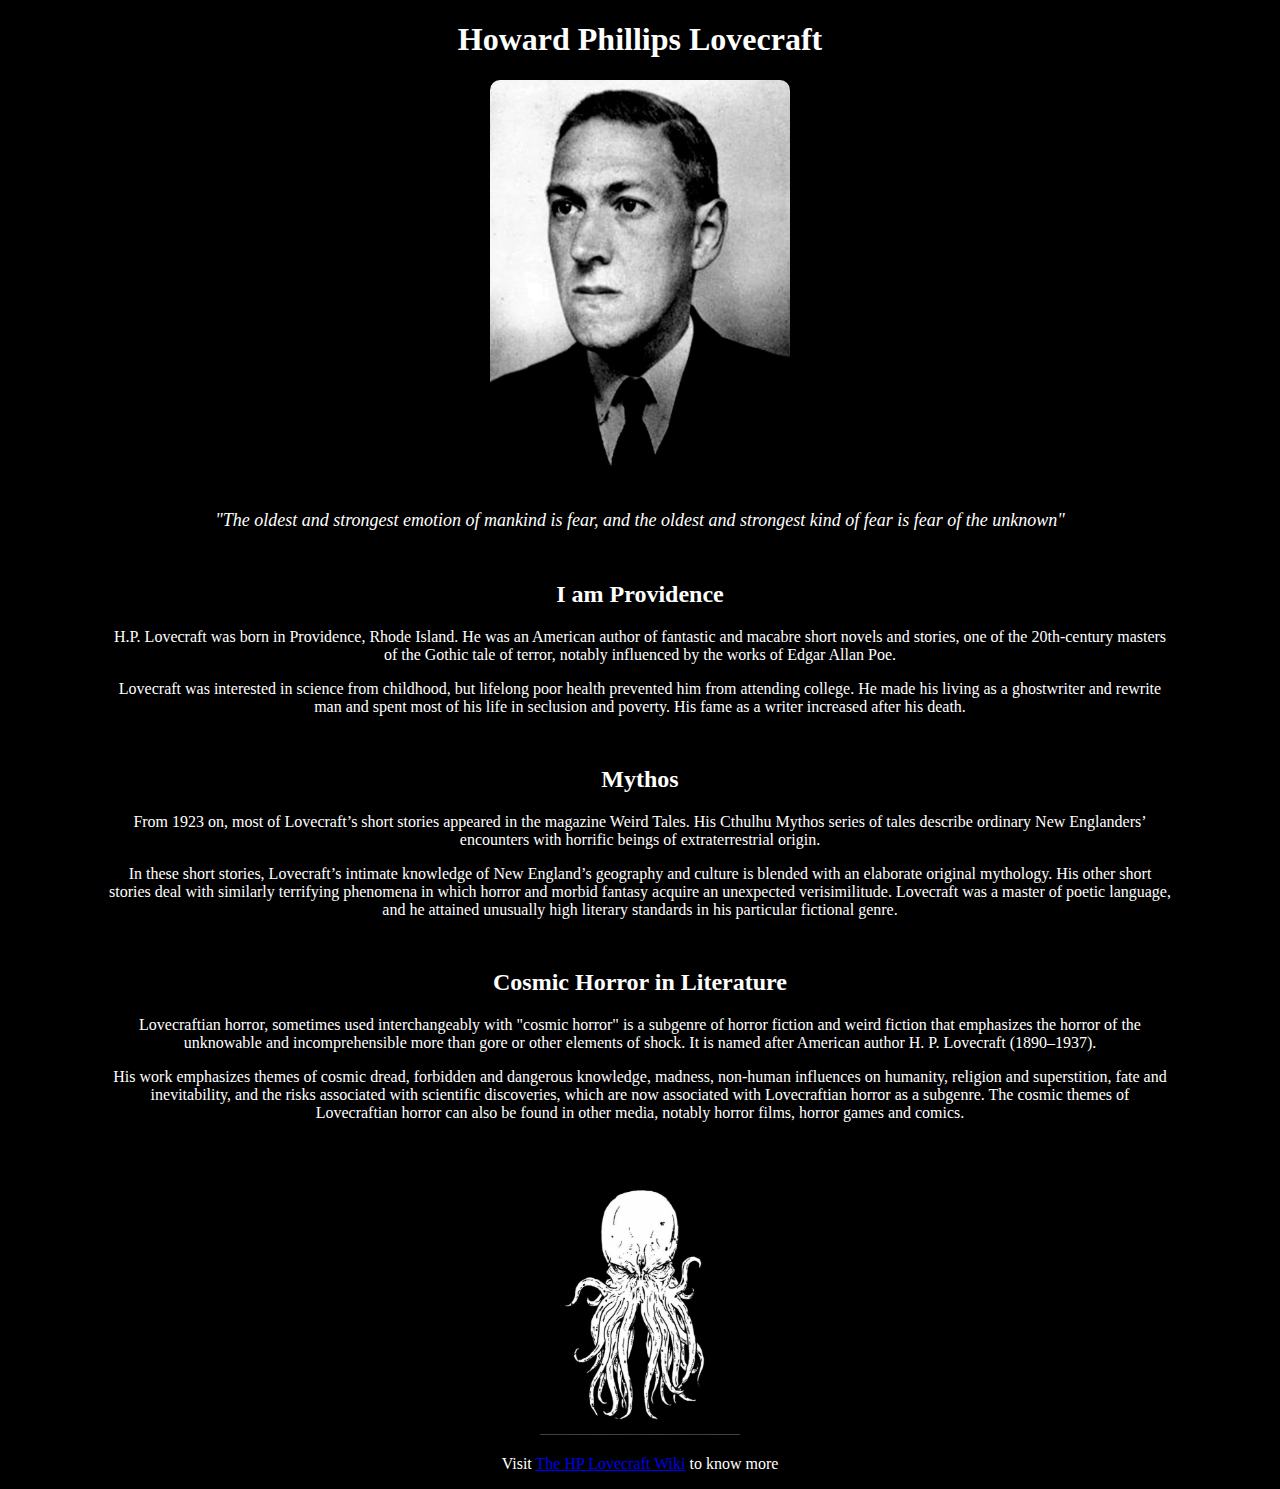
<file: index.html>
<!DOCTYPE html>
<html lang="en">
  <head>
    <meta charset="UTF-8" />
    <meta http-equiv="X-UA-Compatible" content="IE=edge" />
    <meta name="viewport" content="width=device-width, initial-scale=1.0" />
    <title>Howard Phillips Lovecraft</title>
    <link rel="stylesheet" href="./css/main.css">
  </head>
  <body>
    <header>
      <h1>Howard Phillips Lovecraft</h1>
      <img src="./images/lovecraft.jpg" id="header-image"/>
      <p id="quote">
        "The oldest and strongest emotion of mankind is fear, and the oldest and
        strongest kind of fear is fear of the unknown"
      </p>
    </header>
    <section id="bio">
      <h2 class="section-header">I am Providence</h2>
      <p>
        H.P. Lovecraft was born in Providence, Rhode Island. He was an American
        author of fantastic and macabre short novels and stories, one of the
        20th-century masters of the Gothic tale of terror, notably influenced by
        the works of Edgar Allan Poe.
      </p>
      <p>
        Lovecraft was interested in science from childhood, but lifelong poor
        health prevented him from attending college. He made his living as a
        ghostwriter and rewrite man and spent most of his life in seclusion and
        poverty. His fame as a writer increased after his death.
      </p>
    </section>
    <section id="mythos">
      <h2 class="section-header">Mythos</h2>
      <p>
        From 1923 on, most of Lovecraft’s short stories appeared in the magazine
        Weird Tales. His Cthulhu Mythos series of tales describe ordinary New
        Englanders’ encounters with horrific beings of extraterrestrial origin.
      </p>
      <p>
        In these short stories, Lovecraft’s intimate knowledge of New England’s
        geography and culture is blended with an elaborate original mythology.
        His other short stories deal with similarly terrifying phenomena in
        which horror and morbid fantasy acquire an unexpected verisimilitude.
        Lovecraft was a master of poetic language, and he attained unusually
        high literary standards in his particular fictional genre.
      </p>
    </section>
    <section id="legacy">
      <h2 class="section-header">Cosmic Horror in Literature</h2>
      <p>
        Lovecraftian horror, sometimes used interchangeably with "cosmic horror"
        is a subgenre of horror fiction and weird fiction that emphasizes the
        horror of the unknowable and incomprehensible more than gore or other
        elements of shock. It is named after American author H. P. Lovecraft
        (1890–1937).
      </p>
      <p>
        His work emphasizes themes of cosmic dread, forbidden and dangerous
        knowledge, madness, non-human influences on humanity, religion and
        superstition, fate and inevitability, and the risks associated with
        scientific discoveries, which are now associated with Lovecraftian
        horror as a subgenre. The cosmic themes of Lovecraftian horror can also
        be found in other media, notably horror films, horror games and comics.
      </p>
    </section>
    <footer>
        <img src="./images/footer.jpg" alt="Footer Image" id="footer-image">
        <p>Visit <a href="https://lovecraft.fandom.com/wiki/Main_Page">The HP Lovecraft Wiki</a> to know more</p>
    </footer>
  </body>
</html>
</file>
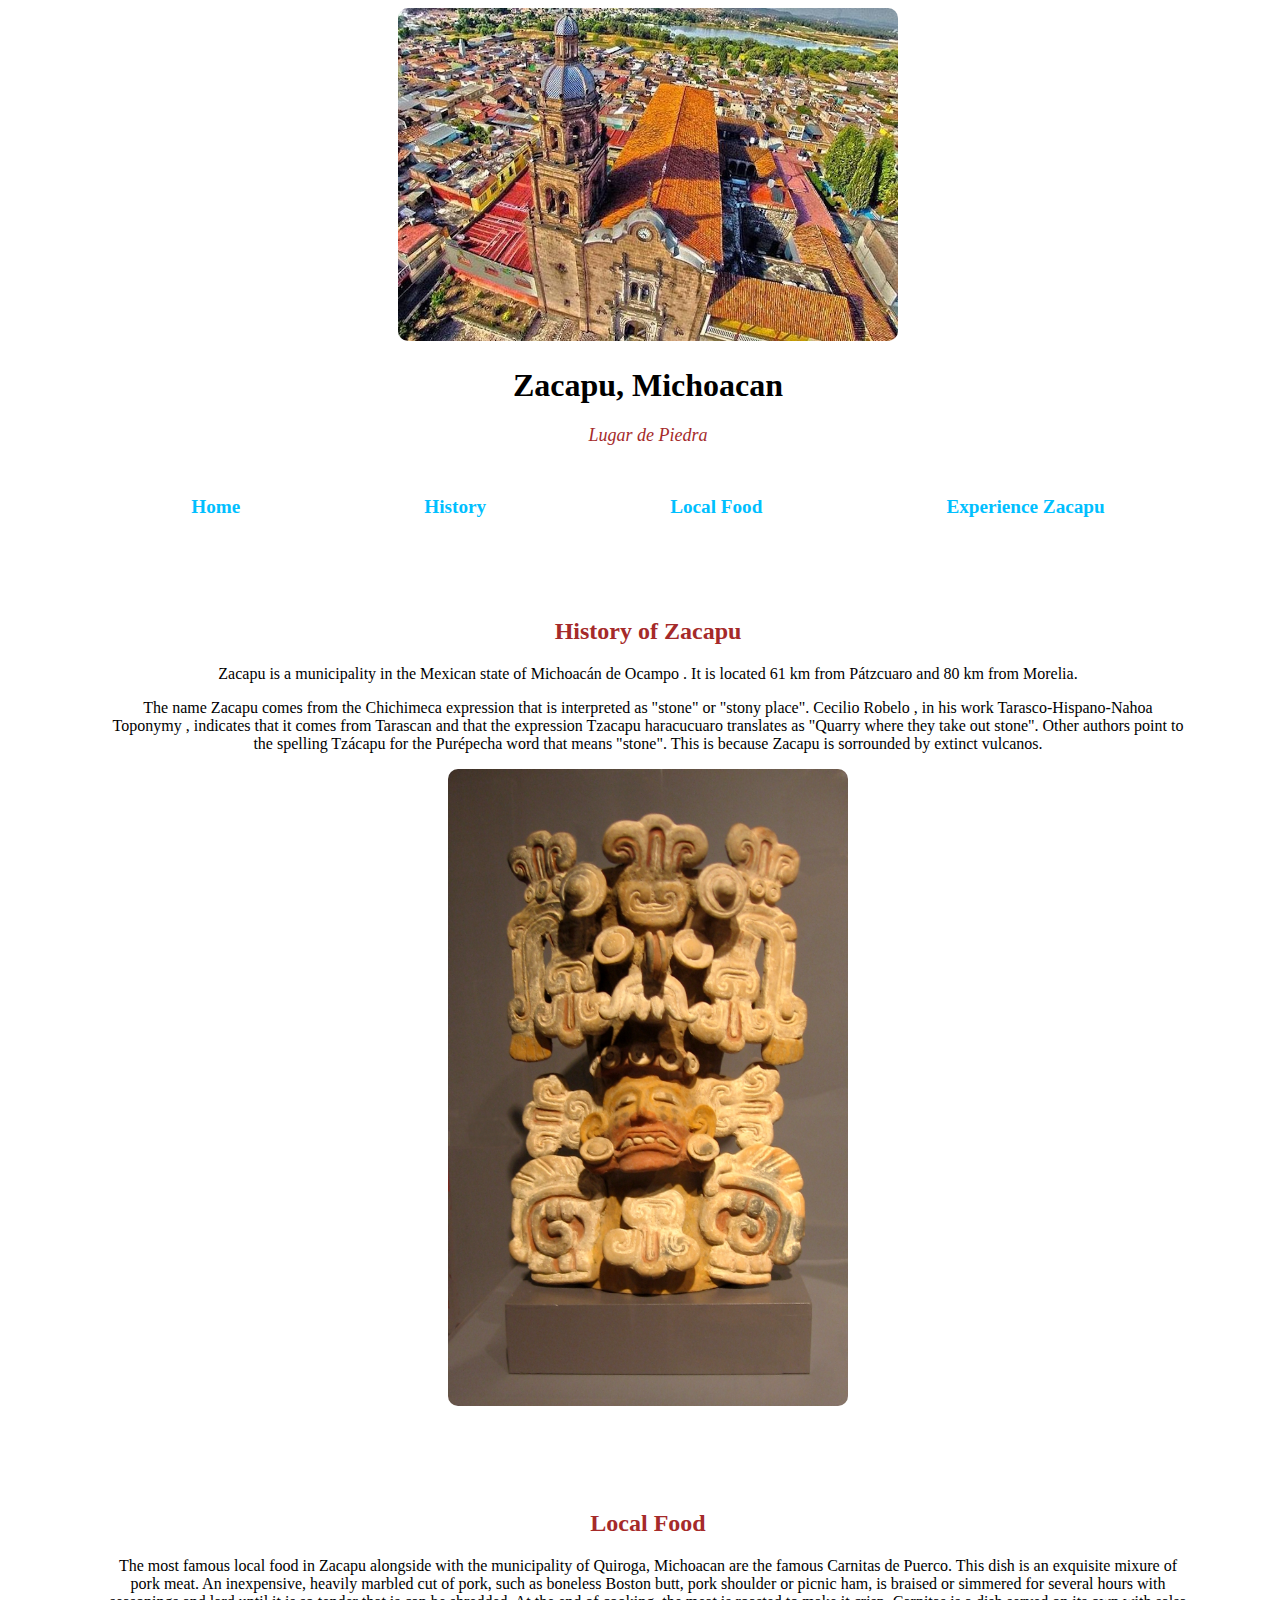
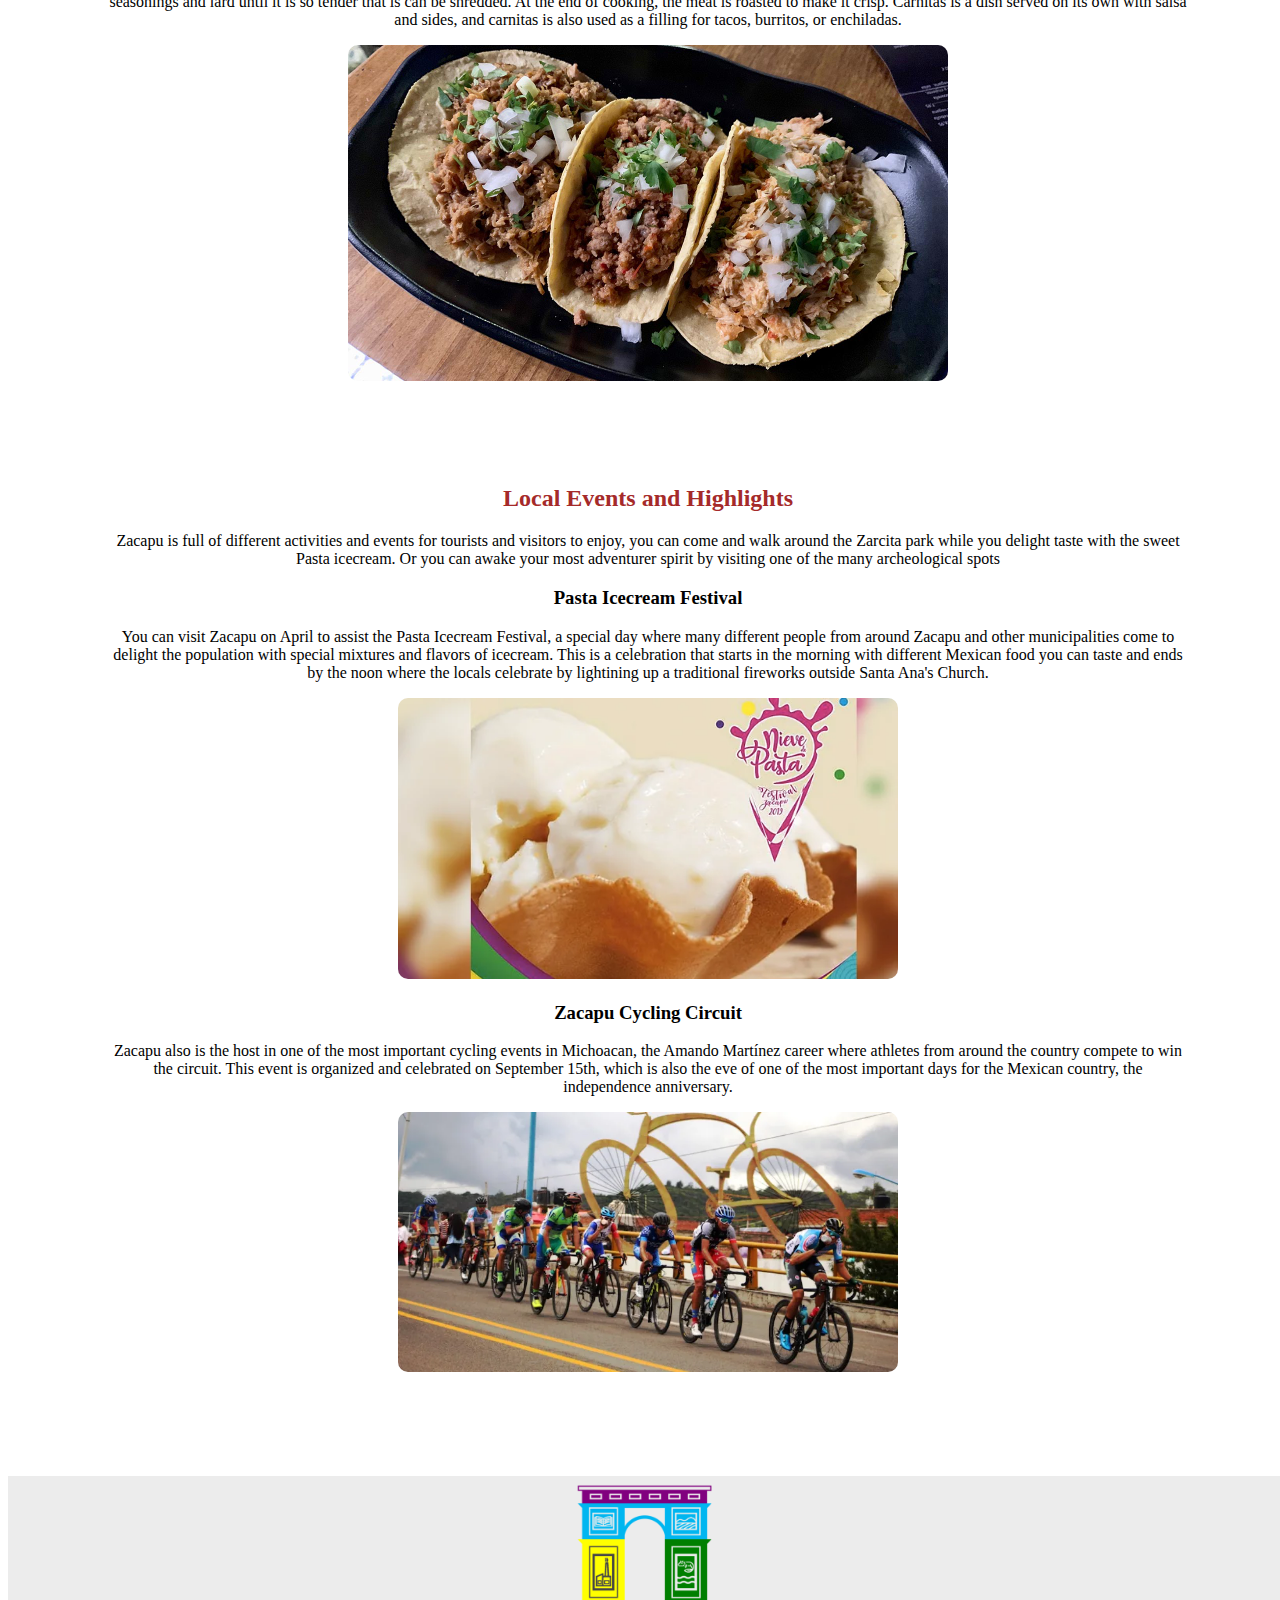
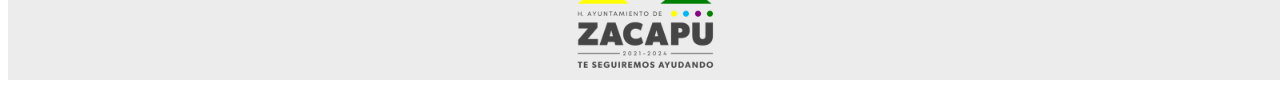
<file: Activity2/index.html>
<!DOCTYPE html>
<html lang="en">
  <head>
    <meta charset="UTF-8" />
    <meta http-equiv="X-UA-Compatible" content="IE=edge" />
    <meta name="viewport" content="width=device-width, initial-scale=1.0" />
    <title>Zacapu</title>
    <link rel="stylesheet" href="./css/main.css" />
  </head>
  <body>
    <header id="home">
      <img
        src="./images/zacapu.jpg"
        alt="Picture of local church"
        id="header-image"
      />
      <h1>Zacapu, Michoacan</h1>
      <p id="header-paragraph">Lugar de Piedra</p>
    </header>
    <nav>
      <ul>
        <li><a href="#home">Home</a></li>
        <li><a href="#history">History</a></li>
        <li><a href="#food">Local Food</a></li>
        <li><a href="#highlights">Experience Zacapu</a></li>
      </ul>
    </nav>
    <article id="history">
      <h2 class="article-title">History of Zacapu</h2>
      <p>
        Zacapu is a municipality in the Mexican state of Michoacán de Ocampo .
        It is located 61 km from Pátzcuaro and 80 km from Morelia.
      </p>
      <p>
        The name Zacapu comes from the Chichimeca expression that is interpreted
        as "stone" or "stony place". Cecilio Robelo , in his work
        Tarasco-Hispano-Nahoa Toponymy , indicates that it comes from Tarascan
        and that the expression Tzacapu haracucuaro translates as "Quarry where
        they take out stone". Other authors point to the spelling Tzácapu for
        the Purépecha word that means "stone". This is because Zacapu is
        sorrounded by extinct vulcanos.
      </p>
      <img
        src="./images/tarascan_incense_burner.jpg"
        alt="Tarascan Incense Burner"
        id="article-image1"
      />
    </article>
    <article id="food">
      <h2 class="article-title">Local Food</h2>
      <p>
        The most famous local food in Zacapu alongside with the municipality of
        Quiroga, Michoacan are the famous Carnitas de Puerco. This dish is an
        exquisite mixure of pork meat. An inexpensive, heavily marbled cut of
        pork, such as boneless Boston butt, pork shoulder or picnic ham, is
        braised or simmered for several hours with seasonings and lard until it
        is so tender that is can be shredded. At the end of cooking, the meat is
        roasted to make it crisp. Carnitas is a dish served on its own with
        salsa and sides, and carnitas is also used as a filling for tacos,
        burritos, or enchiladas.
      </p>
      <img src="./images/carnitas.jpg" alt="Tacos de Carnitas" id="article-image2"/>
    </article>
    <article id="highlights">
      <h2 class="article-title">Local Events and Highlights</h2>
      <p>
        Zacapu is full of different activities and events for tourists and
        visitors to enjoy, you can come and walk around the Zarcita park while
        you delight taste with the sweet Pasta icecream. Or you can awake your
        most adventurer spirit by visiting one of the many archeological spots
      </p>
      <h3>Pasta Icecream Festival</h4>
      <p>
        You can visit Zacapu on April to assist the Pasta Icecream Festival, a
        special day where many different people from around Zacapu and other
        municipalities come to delight the population with special mixtures and
        flavors of icecream. This is a celebration that starts in the morning
        with different Mexican food you can taste and ends by the noon where the
        locals celebrate by lightining up a traditional fireworks outside Santa
        Ana's Church.
      </p>
      <img src="./images/nieve.webp" alt="Festival Nieve de Pasta" id="article-image3"/>
      <h3>Zacapu Cycling Circuit</h4>
      <p>
        Zacapu also is the host in one of the most important cycling events in
        Michoacan, the Amando Martínez career where athletes from around the
        country compete to win the circuit. This event is organized and
        celebrated on September 15th, which is also the eve of one of the most
        important days for the Mexican country, the independence anniversary.
      </p>
      <img src="./images/career.webp" alt="Amando Martínez Circuit" id="article-image4"/>
    </article>
    <footer>
        <img src="./images/logo.png" alt="logo" id="footer-image">
    </footer>
  </body>
</html>
</file>
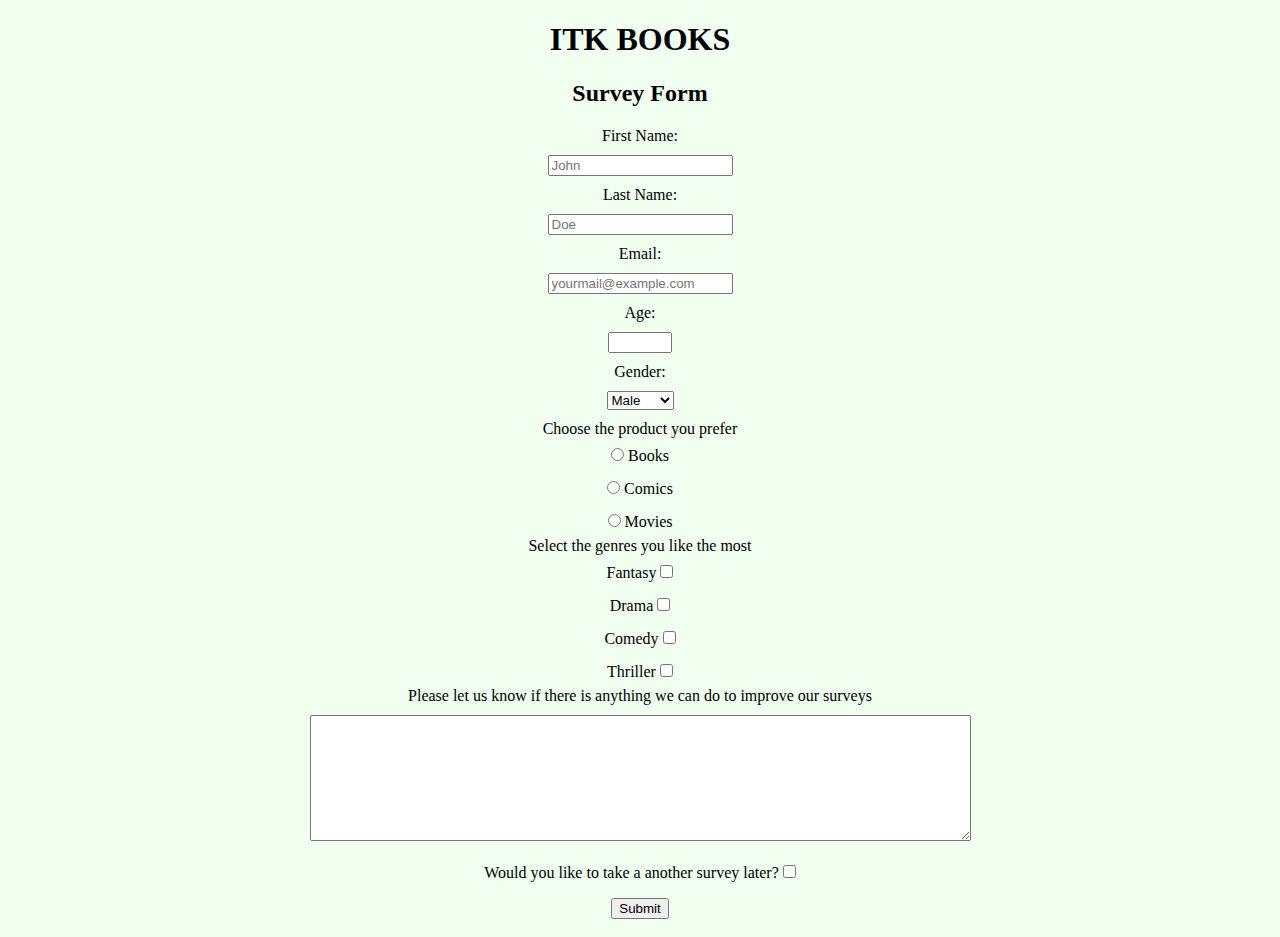
<file: Activity3/index.html>
<!DOCTYPE html>
<html lang="en">
  <head>
    <meta charset="UTF-8" />
    <meta http-equiv="X-UA-Compatible" content="IE=edge" />
    <meta name="viewport" content="width=device-width, initial-scale=1.0" />
    <title>ITK Books</title>
    <link rel="stylesheet" href="./css/main.css" />
  </head>
  <body>
    <header>
      <h1>ITK BOOKS</h1>
    </header>
    <section>
      <h2>Survey Form</h2>
      <form action="action_page.php" method="post">
        <!-- First Name -->
        <label for="fname">First Name:</label><br />
        <input type="text" id="fname" name="fname" placeholder="John" /><br />
        <!-- Last Name -->
        <label for="lname">Last Name:</label><br />
        <input type="text" id="lname" name="lname" placeholder="Doe" /><br />
        <!-- Email -->
        <label for="email">Email:</label><br />
        <input
          type="email"
          name="email"
          id="email"
          placeholder="yourmail@example.com"
        /><br />
        <div>
          <!-- Age -->
          <label for="age">Age:</label><br />
          <input type="number" name="age" id="age" min="5" max="100" /><br />
          <!-- Gender -->
          <label for="gender">Gender:</label><br />
          <select name="gender" id="gender">
            <option value="male">Male</option>
            <option value="female">Female</option>
            <option value="other">Other</option></select
          ><br />
        </div>
        <!-- Preference -->
        <label for="preference">Choose the product you prefer</label><br />
        <input type="radio" name="fav_product" id="radio_books" value="Books" />
        <label for="radio_books">Books</label><br />
        <input
          type="radio"
          name="fav_product"
          id="radio_comics"
          value="Comics"
        />
        <label for="radio_comics">Comics</label><br />
        <input
          type="radio"
          name="fav_product"
          id="radio_magazines"
          value="Magazines"
        />
        <label for="radio_magazines">Movies</label><br />
        <!-- Genre -->
        <label for="genre">Select the genres you like the most</label><br />
        <label for="check_fantasy">Fantasy</label>
        <input
          type="checkbox"
          name="fantasy"
          id="check_fantasy"
          value="fantasy"
        /><br />
        <label for="check_drama">Drama</label>
        <input
          type="checkbox"
          name="drama"
          id="check_drama"
          value="drama"
        /><br />
        <label for="check_comedy">Comedy</label>
        <input
          type="checkbox"
          name="comedy"
          id="check_comedy"
          value="comedy"
        /><br />
        <label for="check_thriller">Thriller</label>
        <input
          type="checkbox"
          name="thriller"
          id="check_thriller"
          value="thriller"
        /><br />
        <!-- Comment -->
        <label for="suggestion"
          >Please let us know if there is anything we can do to improve our
          surveys</label
        ><br />
        <textarea
          name="suggestion"
          id="suggestion"
          cols="80"
          rows="8"
        ></textarea
        ><br />
        <!-- Take another survey -->
        <label for="repeat">
          Would you like to take a another survey later?
        </label>
        <input
          type="checkbox"
          name="repeat"
          id="check_repeat"
          value="yes"
        /><br />
        <input type="submit" value="Submit" />
      </form>
    </section>
  </body>
</html>
</file>
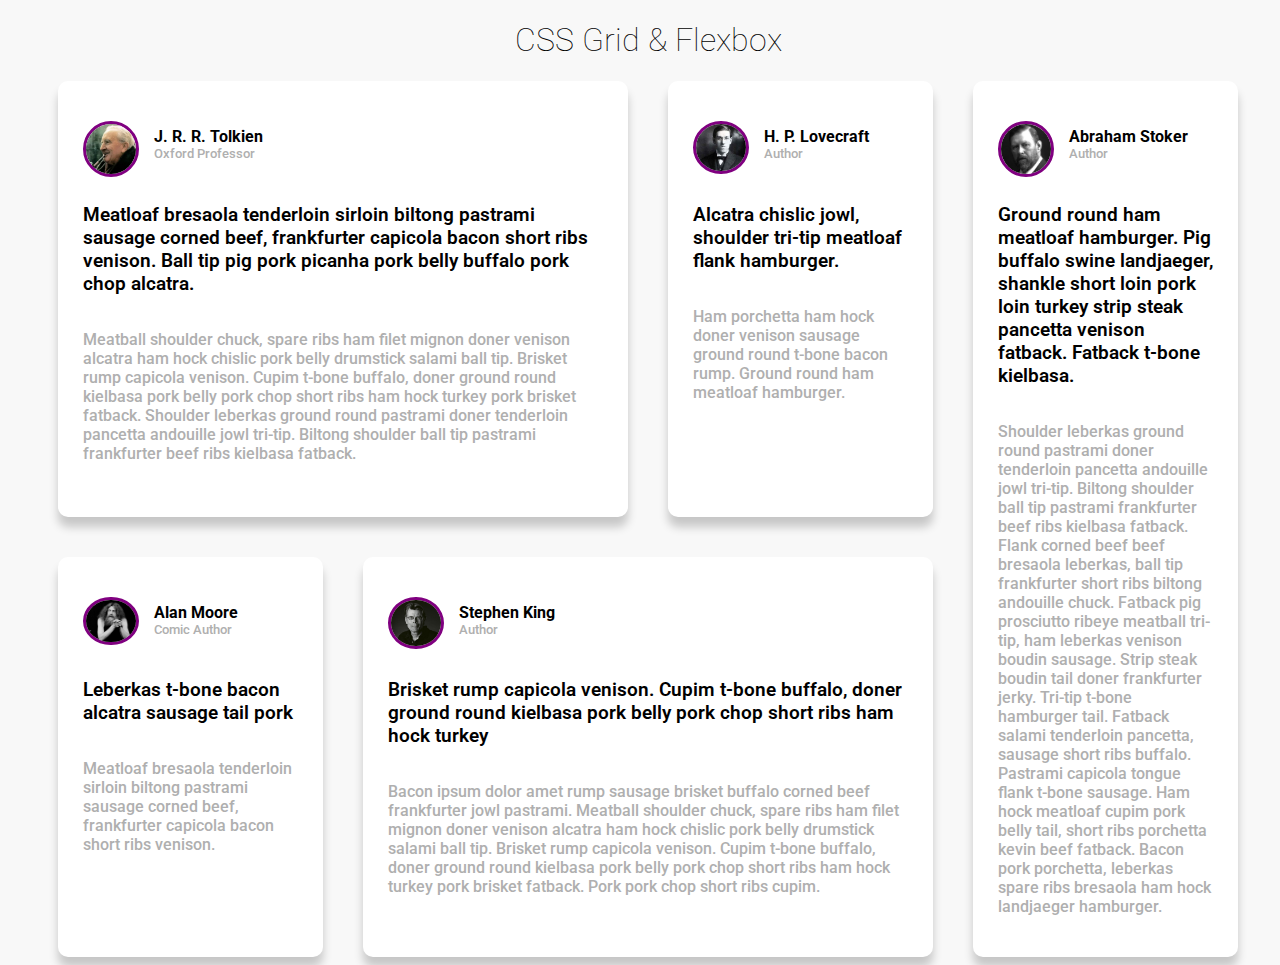
<file: Activity6/index.html>
<!DOCTYPE html>
<html lang="en">
  <head>
    <meta charset="UTF-8" />
    <meta http-equiv="X-UA-Compatible" content="IE=edge" />
    <meta name="viewport" content="width=device-width, initial-scale=1.0" />
    <title>CSS Grid & Flexbox</title>
    <!-- CSS -->
    <link rel="stylesheet" href="./css/main.css" />
    <!-- Fonts -->
    <link rel="preconnect" href="https://fonts.googleapis.com" />
    <link rel="preconnect" href="https://fonts.gstatic.com" crossorigin />
    <link
      href="https://fonts.googleapis.com/css2?family=Roboto:ital,wght@0,100;0,300;0,400;0,500;0,700;1,100;1,300;1,400;1,500;1,700&display=swap"
      rel="stylesheet"
    />
  </head>
  <body>
    <header>
      <h1>CSS Grid & Flexbox</h1>
    </header>
    <div class="testimonials">
      <!-- One -->
      <div class="one">
        <div class="testimonial-user">
          <div class="user-photo">
            <img src="./images/user1.jpg" alt="" />
          </div>
          <div class="user-info">
            <div class="user-alias">
              <h4>J. R. R. Tolkien</h4>
            </div>
            <div class="user-name">
              <h5>Oxford Professor</h5>
            </div>
          </div>
        </div>
        <div class="testimonial-title">
          <p>
            Meatloaf bresaola tenderloin sirloin biltong pastrami sausage corned
            beef, frankfurter capicola bacon short ribs venison. Ball tip pig
            pork picanha pork belly buffalo pork chop alcatra.
          </p>
        </div>
        <div class="testimonial-desc">
          <p>
            Meatball shoulder chuck, spare ribs ham filet mignon doner venison
            alcatra ham hock chislic pork belly drumstick salami ball tip.
            Brisket rump capicola venison. Cupim t-bone buffalo, doner ground
            round kielbasa pork belly pork chop short ribs ham hock turkey pork
            brisket fatback. Shoulder leberkas ground round pastrami doner
            tenderloin pancetta andouille jowl tri-tip. Biltong shoulder ball
            tip pastrami frankfurter beef ribs kielbasa fatback.
          </p>
        </div>
      </div>
      <!-- Two -->
      <div class="two">
        <div class="testimonial-user">
          <div class="user-photo">
            <img src="./images/user2.jpg" alt="" />
          </div>
          <div class="user-info">
            <div class="user-alias">
              <h4>H. P. Lovecraft</h4>
            </div>
            <div class="user-name">
              <h5>Author</h5>
            </div>
          </div>
        </div>
        <div class="testimonial-title">
          <p>
            Alcatra chislic jowl, shoulder tri-tip meatloaf flank hamburger.
          </p>
        </div>
        <div class="testimonial-desc">
          <p>
            Ham porchetta ham hock doner venison sausage ground round t-bone
            bacon rump. Ground round ham meatloaf hamburger.
          </p>
        </div>
      </div>
      <!-- Three -->
      <div class="three">
        <div class="testimonial-user">
          <div class="user-photo">
            <img src="./images/user3.jpg" alt="" />
          </div>
          <div class="user-info">
            <div class="user-alias">
              <h4>Abraham Stoker</h4>
            </div>
            <div class="user-name">
              <h5>Author</h5>
            </div>
          </div>
        </div>
        <div class="testimonial-title">
          <p>
            Ground round ham meatloaf hamburger. Pig buffalo swine landjaeger,
            shankle short loin pork loin turkey strip steak pancetta venison
            fatback. Fatback t-bone kielbasa.
          </p>
        </div>
        <div class="testimonial-desc">
          <p>
            Shoulder leberkas ground round pastrami doner tenderloin pancetta
            andouille jowl tri-tip. Biltong shoulder ball tip pastrami
            frankfurter beef ribs kielbasa fatback. Flank corned beef beef
            bresaola leberkas, ball tip frankfurter short ribs biltong andouille
            chuck. Fatback pig prosciutto ribeye meatball tri-tip, ham leberkas
            venison boudin sausage. Strip steak boudin tail doner frankfurter
            jerky. Tri-tip t-bone hamburger tail. Fatback salami tenderloin
            pancetta, sausage short ribs buffalo. Pastrami capicola tongue flank
            t-bone sausage. Ham hock meatloaf cupim pork belly tail, short ribs
            porchetta kevin beef fatback. Bacon pork porchetta, leberkas spare
            ribs bresaola ham hock landjaeger hamburger.
          </p>
        </div>
      </div>
      <!-- Four -->
      <div class="four">
        <div class="testimonial-user">
          <div class="user-photo">
            <img src="./images/user4.jpg" alt="" />
          </div>
          <div class="user-info">
            <div class="user-alias">
              <h4>Alan Moore</h4>
            </div>
            <div class="user-name">
              <h5>Comic Author</h5>
            </div>
          </div>
        </div>
        <div class="testimonial-title">
          <p>Leberkas t-bone bacon alcatra sausage tail pork</p>
        </div>
        <div class="testimonial-desc">
          <p>
            Meatloaf bresaola tenderloin sirloin biltong pastrami sausage corned
            beef, frankfurter capicola bacon short ribs venison.
          </p>
        </div>
      </div>
      <!-- Five -->
      <div class="five">
        <div class="testimonial-user">
          <div class="user-photo">
            <img src="./images/user5.jpg" alt="" />
          </div>
          <div class="user-info">
            <div class="user-alias">
              <h4>Stephen King</h4>
            </div>
            <div class="user-name">
              <h5>Author</h5>
            </div>
          </div>
        </div>
        <div class="testimonial-title">
          <p>
            Brisket rump capicola venison. Cupim t-bone buffalo, doner ground
            round kielbasa pork belly pork chop short ribs ham hock turkey
          </p>
        </div>
        <div class="testimonial-desc">
          <p>
            Bacon ipsum dolor amet rump sausage brisket buffalo corned beef
            frankfurter jowl pastrami. Meatball shoulder chuck, spare ribs ham
            filet mignon doner venison alcatra ham hock chislic pork belly
            drumstick salami ball tip. Brisket rump capicola venison. Cupim
            t-bone buffalo, doner ground round kielbasa pork belly pork chop
            short ribs ham hock turkey pork brisket fatback. Pork pork chop
            short ribs cupim.
          </p>
        </div>
      </div>
    </div>
  </body>
</html>
</file>
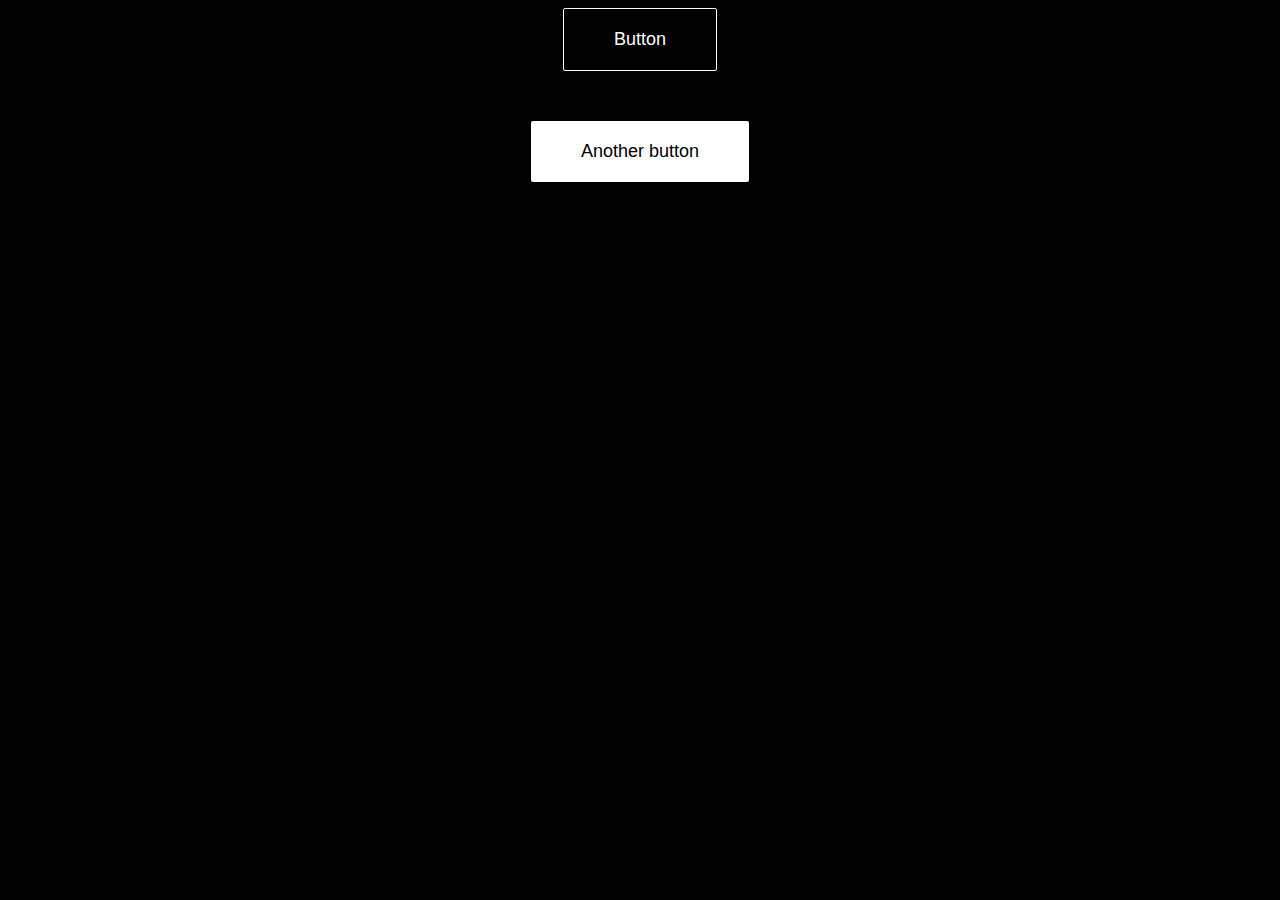
<file: Buttons/index.html>
<!DOCTYPE html>
<html lang="en">
  <head>
    <meta charset="UTF-8" />
    <meta http-equiv="X-UA-Compatible" content="IE=edge" />
    <meta name="viewport" content="width=device-width, initial-scale=1.0" />
    <title>CSS Button</title>
    <link rel="stylesheet" href="./css/main.css">
  </head>
  <body>
    <section>
      <button id="button1">Button</button><br>
      <button id="button2">Another button</button>
    </section>
  </body>
</html>
</file>
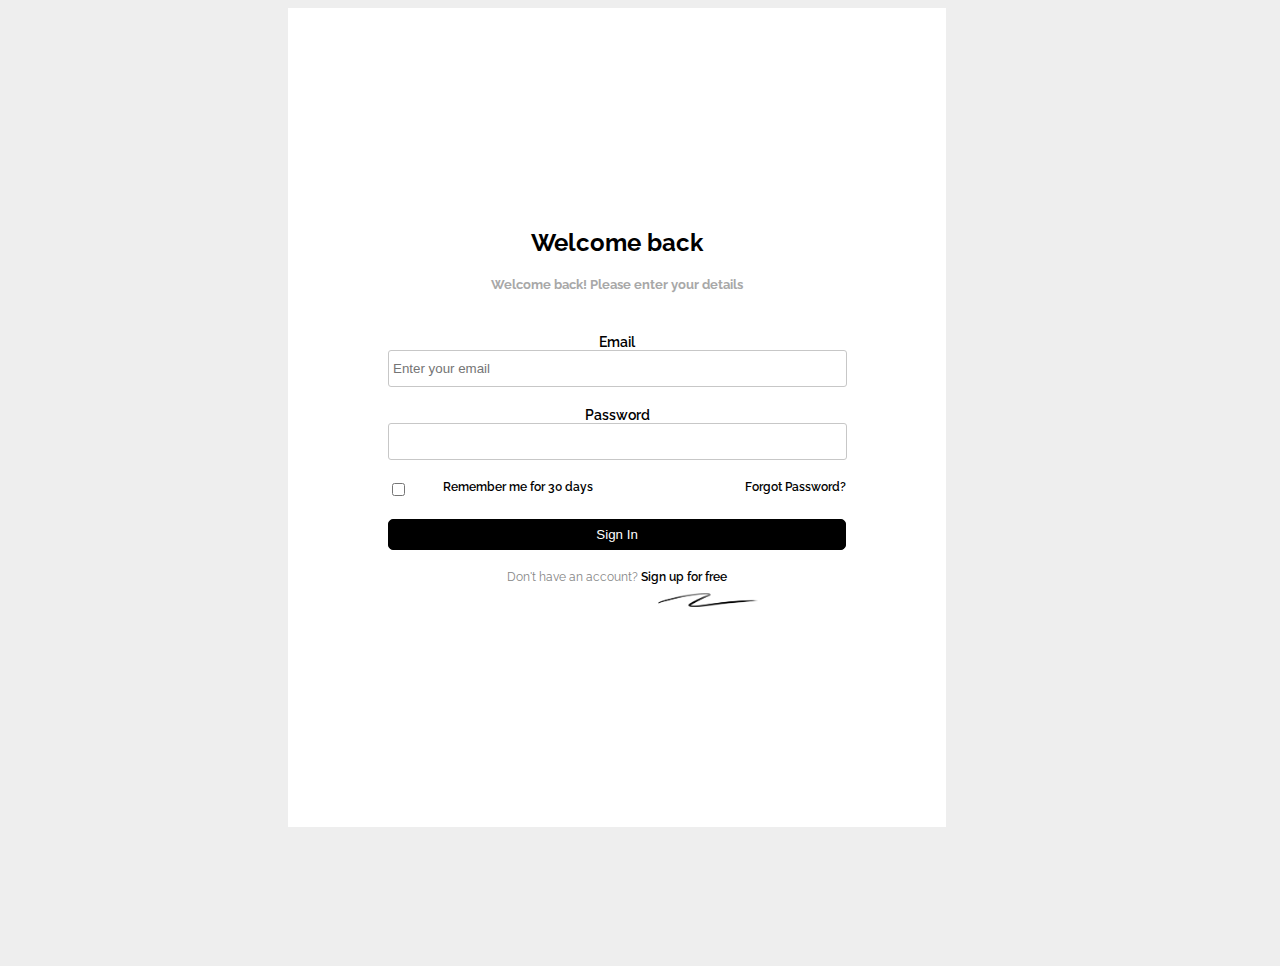
<file: PS2/prob_4/index.html>
<!DOCTYPE html>
<html lang="en">
  <head>
    <meta charset="UTF-8" />
    <meta http-equiv="X-UA-Compatible" content="IE=edge" />
    <meta name="viewport" content="width=device-width, initial-scale=1.0" />
    <title>ITK Login</title>
    <link rel="stylesheet" href="./CSS/main.css" />
    <!-- Google Fonts -->
    <link rel="preconnect" href="https://fonts.googleapis.com" />
    <link rel="preconnect" href="https://fonts.gstatic.com" crossorigin />
    <link
      href="https://fonts.googleapis.com/css2?family=Raleway:ital,wght@0,100;0,200;0,300;0,400;0,500;0,600;0,700;0,800;1,100;1,200;1,300;1,400;1,500;1,600;1,700&display=swap"
      rel="stylesheet"
    />
  </head>
  <body>
    <div class="container">
      <div class="app">
        <div class="login">
          <h2>Welcome back</h2>
          <h5>Welcome back! Please enter your details</h5>
          <form action="#" method="post">
            <label for="email">Email</label>
            <input
              type="email"
              name="email"
              id="email"
              placeholder="Enter your email"
            />
            <label for="pass">Password</label>
            <input type="password" name="pass" id="pass" />
            <div class="login-options">
              <input type="checkbox" name="remember" id="remember" />
              <label for="remember">Remember me for 30 days</label>
              <a href="#">Forgot Password?</a>
            </div>
            <div class="sign-in">
              <input type="submit" value="Sign In" />
              <p>Don't have an account? <a href="#">Sign up for free</a></p>
              <figure>
                <img src="./img/underline.png" alt="An image of an underline" />
              </figure>
            </div>
          </form>
        </div>
        <div class="side-container">
          <figure class="side">
            <img src="./img/login-background.jpg" alt="A developer" />
            <div class="testimonials">
              <div class="testimonial-info">
                <h2>
                  "Lorem ipsum dolor sit, amet consectetur adipisicing elit.
                  Sint ab neque nobis id, quis."
                </h2>
                <p>★★★★★</p>
                <h3>Rob Blackwood</h3>
                <div class="testimonial-container">
                  <div class="testimonial-extra">
                    <h4>Web Developer</h4>
                    <h5>KTI Tech Team</h5>
                  </div>
                  <div class="testimonial-actions">
                    <button>←</button>
                    <button>→</button>
                  </div>
                </div>
              </div>
            </div>
          </figure>
        </div>
      </div>
    </div>
  </body>
</html>
</file>
<file: css/main.css>
body {
  background-color: black;
  color: white;
  text-align: center;
}

header {
  margin-bottom: 50px;
}

#header-image {
    max-width: 300px;
    border-radius: 10px;
}

section {
  margin: 50px 100px;
}

#quote {
  font-size: large;
  font-style: italic;
}

.section-header {
  font-weight: bold;
  text-align: center;
}

footer {
    text-align: center;
}

#footer-image {
    max-width: 200px;
}
</file>
<file: Activity2/css/main.css>
body {
  text-align: center;
  width: 100%;
}

img {
    border-radius: 10px;
    text-align: center;
}

#header-image {
  height: auto;
  max-width: 500px;
}

a {
  text-decoration: none;
  color: deepskyblue;
}

#header-paragraph {
  font-size: large;
  font-style: oblique;
  color: brown;
}

nav {
  margin: 50px 0;
}

nav ul {
  list-style-type: none;
  margin: 0;
  padding: 0;
}

ul li {
  display: inline-flex;
  justify-content: center;
  margin: 0 90px;
  color: deepskyblue;
  font-size: larger;
  font-weight: bold;
}

@media (max-width: 1032px) {
  ul li {
    display: block;
    justify-content: center;
    margin: 20px 0;
  }
}

article {
  margin: 100px 100px;
}

.article-title {
  color: brown;
}

#article-image1 {
  max-width: 400px;
  height: auto;
}

#article-image2 {
  max-width: 600px;
  height: auto;
}

#article-image3 {
  max-width: 500px;
  height: auto;
}

#article-image4 {
  max-width: 500px;
  height: auto;
}

footer {
    background-color: rgb(236, 236, 236);
}

#footer-image {
    max-width: 200px;
    height: auto;
}
</file>
<file: Activity3/css/main.css>
body {
    text-align: center;
    background-color: honeydew;
}

input {
    margin: 10px 0;
}

select {
    margin: 10px 0;
}

textarea {
    margin: 10px 0;
}
</file>
<file: Activity6/css/main.css>
body {
  width: 100%;
  height: 100%;
  background-color: rgb(248, 248, 248);
  font-family: "Roboto", sans-serif;
  margin-right: 0;
}

header h1 {
  font-weight: 100;
  text-align: center;
}

.testimonials {
  display: grid;
  grid-template-columns: repeat(4, 1fr);
  gap: 40px;
  grid-template-rows: repeat(6 1fr);
  margin: 0 50px;
}

.testimonials > div {
  background-color: white;
  border-radius: 10px;
  padding: 25px;
  box-shadow: 0 10px 10px rgba(0, 0, 0, 0.2);
  transition: 0.1s;
}

.testimonials > div:hover {
  transform: scale(1.02);
  background-color: rgb(102, 110, 138);
  color: white;
}

.one {
  /* Grid */
  grid-column: 1 / 3;
  grid-row: 1 / 3;
  /* Flexbox */
  display: flex;
  flex-direction: column;
}

.two {
  /* Grid */
  grid-column: 3 / 4;
  grid-row: 1 / 3;
  /* Flexbox */
  display: flex;
  flex-direction: column;
}

.three {
  /* Grid */
  grid-column: 4 / 5;
  grid-row: 1 / 6;
  /* Flexbox */
  display: flex;
  flex-direction: column;
}

.four {
  /* Grid */
  grid-column: 1 / 2;
  grid-row: 3 / 6;
  /* Flexbox */
  display: flex;
  flex-direction: column;
}

.five {
  /* Grid */
  grid-column: 2 / 4;
  grid-row: 3 / 6;
  /* Flexbox */
  display: flex;
  flex-direction: column;
}

.testimonials img {
  margin-top: 15px;
  margin-right: 15px;
  height: auto;
  max-width: 50px;
  border-radius: 50%;
  border: 3px solid purple;
}

.testimonial-user {
  display: flex;
  flex-direction: row;
}

.user-alias h4 {
  margin-bottom: 0;
}

.user-name h5 {
  margin-top: 0;
  font-weight: 500;
  color: rgb(175, 175, 175);
}

.testimonial-title {
  font-size: larger;
  font-weight: 600;
}

.testimonial-desc {
  font-weight: 500;
  color: rgb(175, 175, 175);
}
</file>
<file: Buttons/css/main.css>
body {
  background-color: black;
  text-align: center;
}

#button1 {
    font-size: large;
    color: white;
    background-color: transparent;
    padding: 20px 50px;
    border: 1px solid white;
    border-radius: 2px;
}

#button2 {
    font-size: large;
    margin-top: 50px;
    background-color: white;
    padding: 20px 50px;
    border: 0px;
    border-radius: 2px;
}
</file>
<file: PS2/prob_4/CSS/main.css>
body {
  font-family: "Raleway", sans-serif;
  background-color: rgb(238, 238, 238);
}

.container {
  width: 100%;
  display: flex;
  flex-direction: row;
  justify-content: center;
}

.app {
  margin: 0 280px;
  display: flex;
  flex-direction: row;
}

.login {
  flex: 0.7 1 0;
  padding: 200px 100px;
  display: flex;
  flex-direction: column;
  background-color: white;
}

.login h2 {
  margin-bottom: 5px;
  padding-bottom: 5px;
}

.login h5 {
  color: rgb(168, 168, 168);
  margin-top: 5px;
  padding-top: 5px;
  padding-bottom: 20px;
}

.login label {
  font-weight: 600;
  font-size: 14px;
  padding-bottom: 0;
  margin-bottom: 0;
}

form {
  display: flex;
  flex-direction: column;
}

.login form > input {
  border: 1px solid rgb(199, 199, 199);
  border-radius: 3px;
  margin-bottom: 20px;
  width: 98%;
  padding: 10px 4px;
}

.login-options {
  margin-bottom: 20px;
}

.login .login-options {
  display: flex;
  flex-direction: row;
}

.login .login-options label {
  flex: 1 1 0;
  font-size: 12px;
  font-weight: 600;
}

.login .login-options a {
  flex: 1 1 0;
  text-decoration: none;
  color: black;
  font-size: 12px;
  font-weight: 600;
  text-align: end;
}

.sign-in {
  display: flex;
  flex-direction: column;
}

.sign-in input {
  width: 100%;
  padding: 7px 0;
  background-color: black;
  color: white;
  border: 1px solid black;
  border-radius: 5px;
}

.sign-in p {
  text-align: center;
  margin-top: 20px;
  margin-bottom: 0;
  font-size: 12px;
  color: rgb(134, 134, 134);
}

.sign-in p a {
  text-decoration: none;
  color: black;
  font-weight: 600;
}

.sign-in figure {
  margin-top: 8px;
  width: 72%;
  text-align: end;
}

.sign-in figure img {
  max-width: 100px;
}

.side-container {
  flex: 1 1 0;
  padding: 0;
  margin: 0;
}

.side {
  width: 100%;
  height: 100%;
  margin: 0;
  padding: 0;
  position: relative;
}

.side img {
  width: 100%;
  height: 100%;
  margin-bottom: 0;
}

.testimonials {
  position: absolute;
  top: 65%;
  left: 15%;
  transform: translate(-10%, -22%);
  margin: auto;
  display: flex;
  flex-direction: row;
}

.testimonial-info {
  color: white;
  border-radius: 5px;
  background-color: rgba(0, 0, 0, 0.459);
  padding: 0 10px;
  display: flex;
  flex-direction: column;
}

.testimonial-info h2 {
  font-weight: 600;
}

.testimonial-info > p {
  text-align: end;
}

.testimonial-container {
  display: flex;
  flex-direction: row;
}

.tesimonial-extra {
  flex: 1 1 0;
}

.testimonial-extra h4 {
  margin-top: 0;
}

.testimonial-actions {
  flex: 1 1 0;
  text-align: end;
}

.testimonial-actions button {
  background-color: rgba(36, 36, 36, 0.233);
  color: white;
  font-weight: 700;
  font-size: 20px;
  border: 1px solid white;
  border-radius: 50%;
  padding: 10px 12px;
}

@media (max-width: 1350px) {
  .side {
    visibility: hidden;
  }
  .login {
    flex: 10 1 0;
    text-align: center;
  }
}
</file>
